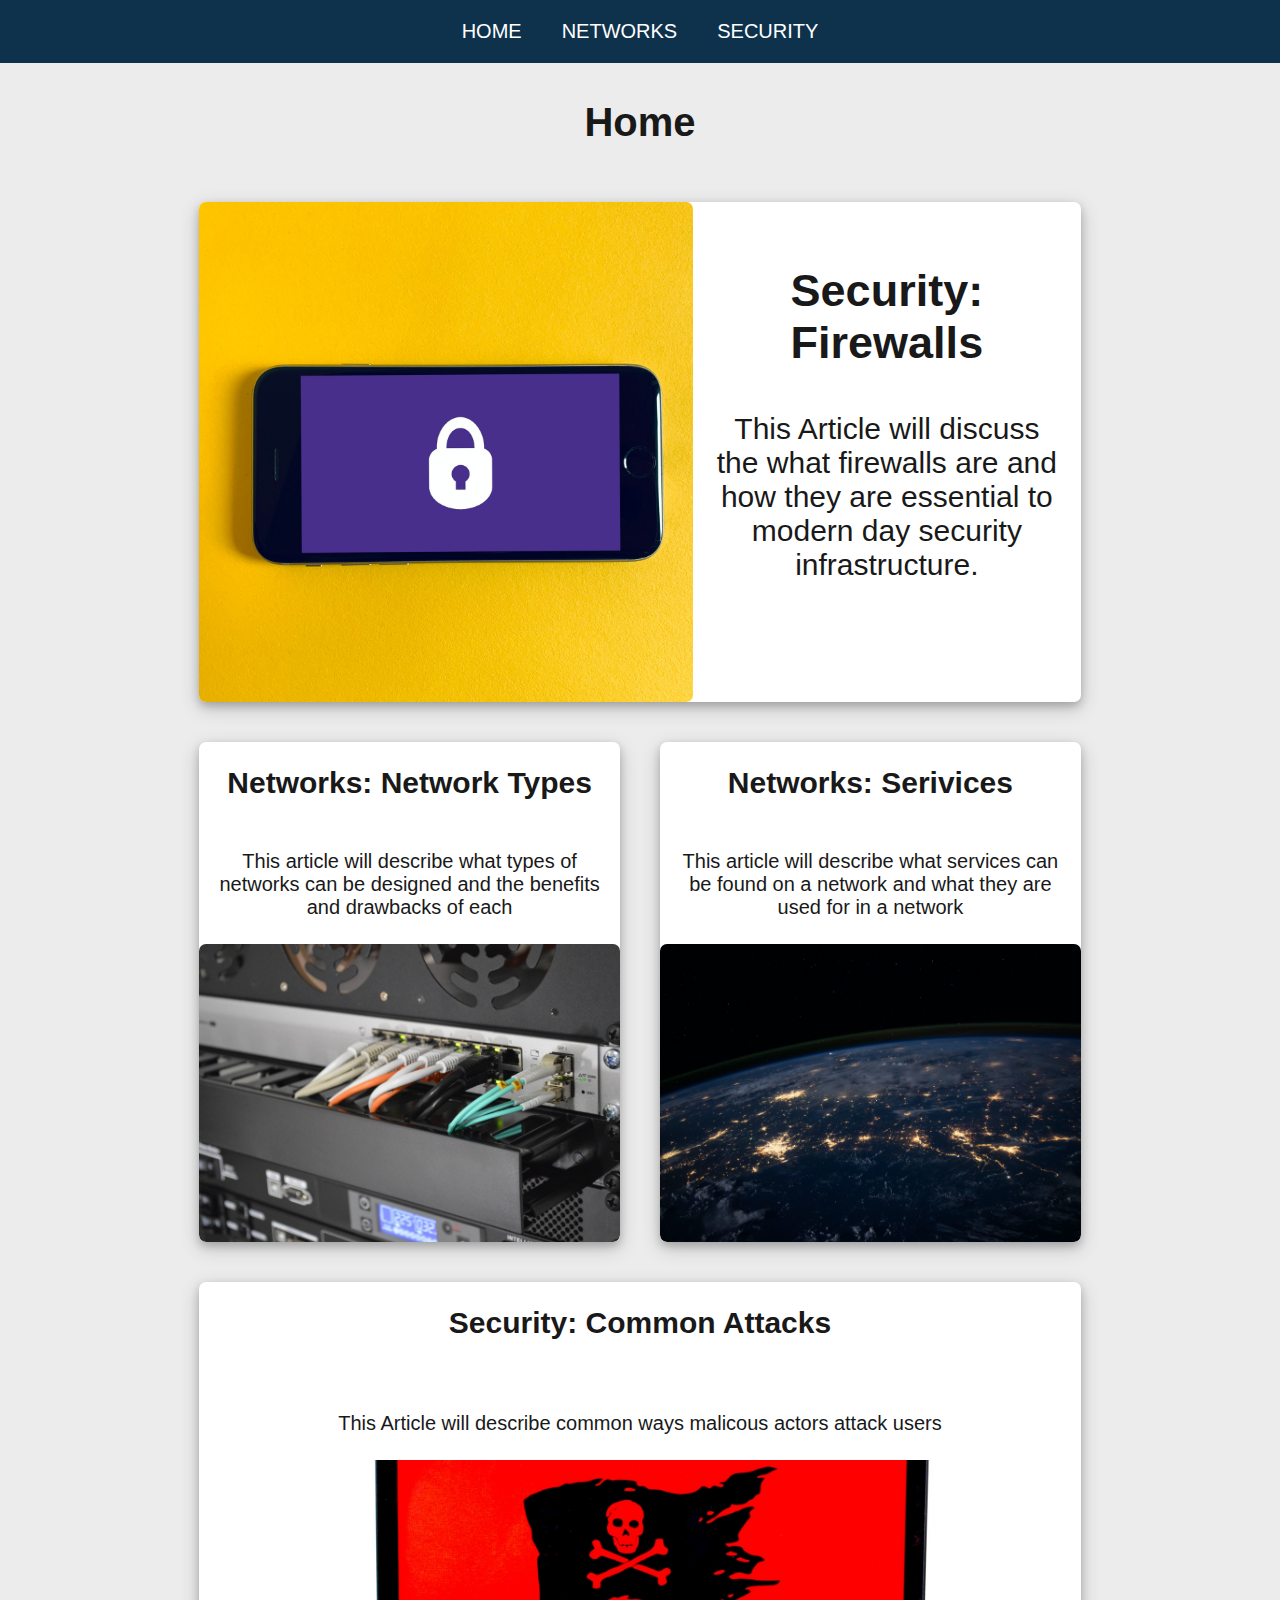
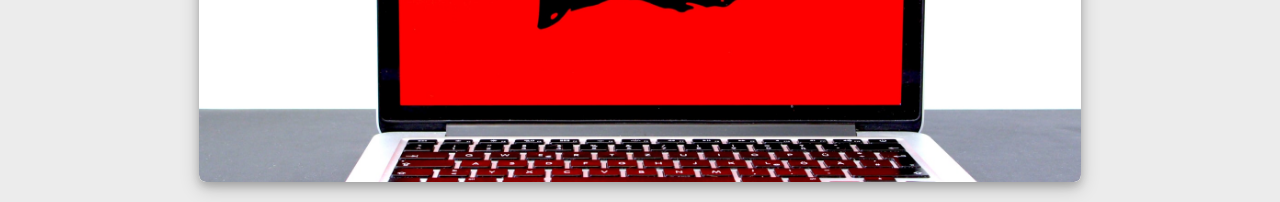
<file: index.html>
<!DOCTYPE html>
<html lang="en">
<head>
    <meta charset="UTF-8">
    <meta name="viewport" content="width=device-width, initial-scale=1.0">
    <link rel="stylesheet" href="style.css">
    <title>Network and Security Quizzes</title>
    <!-- <script src="./scripts/main.js"> fetch_json()</script> -->
</head>   
<body>
    
    <header class = "banner">
       
        <nav>
            <div>
                <ul class = "site_links">
                    <li><a href="index.html">Home</a></li>
                    <li><a href="network_category.html">Networks</a></li>
                    <li><a href="security_category.html">Security</a></li>
                </ul>  
            </div>  
        </nav>
        
    </header>

    <h1 class = "page_title">Home</h1>
    
    <div class="Site_Inner"> 
        <div class="article_containers" >
            <a href="security_firewalls.html" class="primary_article">
                
                <div class="primary_content_image_content">
                </div>
                <div class="primary_content">
                        <header class="primary_content_header">
                            <h2 class="primary_content_title">Security: Firewalls</h2>
                        </header>
                        <section class="primary_content_brief">
                            <p>This Article will discuss the what firewalls are and how they are essential to modern day 
                                security infrastructure.
                            </p>
                        </section> 
                </div>
                
            </a>

            <a href="networks_type.html" class = "secondary_left">
                
                <div class = "secondary_left_content">
                    <header class="secondary_left_content_header">
                        <h2 class="secondary_left_content_title">Networks: Network Types</h2>
                    </header>
                    <section class="secondary_left_content_brief">
                        <p>This article will describe what types of networks can be designed and the 
                            benefits and drawbacks of each
                        </p>
                    </section>
                </div>
                <div class = "secondary_left_image"></div>
                
            </a>
            <a href="network_services.html" class = "secondary_left">
                
                <div class = "secondary_left_content">
                    <header class="secondary_left_content_header">
                        <h2 class="secondary_left_content_title">Networks: Serivices</h2>
                    </header>
                    <section class="secondary_left_content_brief">
                        <p>This article will describe what services can be found on a network and what they are 
                            used for in a network
                        </p>
                    </section>
                </div>
                <div class = "secondary_middle_image"></div>
            
            </a>
            <a href = "security_common_attacks.html" class ="secondary_left">
                
                <div class = "secondary_left_content">
                    <header class="secondary_left_content_header">
                        <h2 class="secondary_left_content_title">Security: Common Attacks</h2>
                    </header>
                    <section class="secondary_left_content_brief">
                        <p>This Article will describe common ways malicous actors attack users
                        </p>
                    </section>
                </div>
                <div class = "secondary_right_image"></div>
                
            </a>
    </div>
</body>
</html>
<!--https://stephenpark2000.github.io/WebTech/index.html-->
</file>
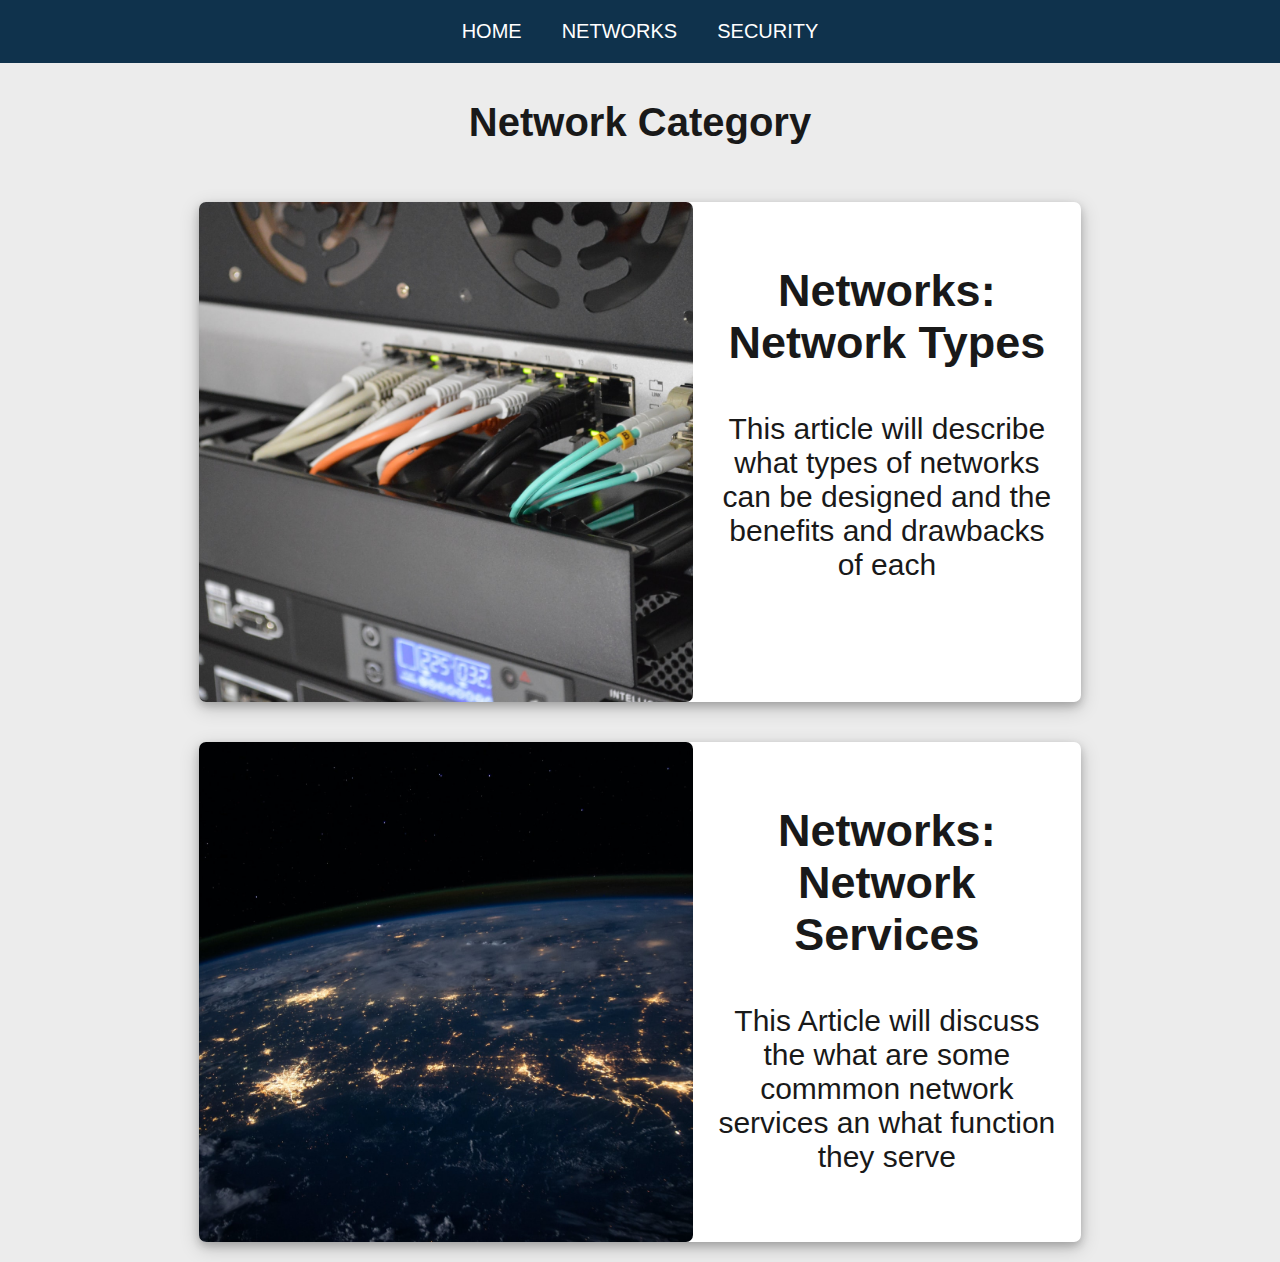
<file: network_category.html>
<!DOCTYPE html>
<html lang="en">
<head>
    <meta charset="UTF-8">
    <meta name="viewport" content="width=device-width, initial-scale=1.0">
    <link rel="stylesheet" href="style.css">

    <title>Network Topics</title>    
</head>    
<body>
    <header class = "banner">
        <nav>
            <div>
                <ul class = "site_links">
                    <li><a href="index.html">Home</a></li>
                    <li><a href="network_category.html">Networks</a></li>
                    <li><a href="security_category.html">Security</a></li>
                </ul>  
            </div>  
        </nav>
    </header>
    <h1 class = "page_title">Network Category</h1>


    <div class="Site_Inner"> 
        <div class="article_containers">
            <a href ="networks_type.html" class ="primary_article">
                
                <div class="category_network_services_image">
                </div>
                <div class="primary_content">
                        <header class="primary_content_header">
                            <h2 class="primary_content_title">Networks: Network Types </h2>
                        </header>
                        <section class="primary_content_brief">
                            <p>This article will describe what types of networks can be designed and the 
                                benefits and drawbacks of each
                            </p>
                        </section>
                </div> 
            </a>

            <a href ="network_services.html" class ="primary_article">
                <div class="category_dns_image">
                </div>
                <div class="primary_content">
                        <header class="primary_content_header">
                            <h2 class="primary_content_title">Networks: Network Services </h2>
                        </header>
                        <section class="primary_content_brief">
                            <p>This Article will discuss the what are some commmon network services
                                an what function they serve
                            </p>
                        </section>
                </div> 
            </a>
        </div>
    </div>
</body>
</html>
<!--https://stephenpark2000.github.io/WebTech/-->
</file>
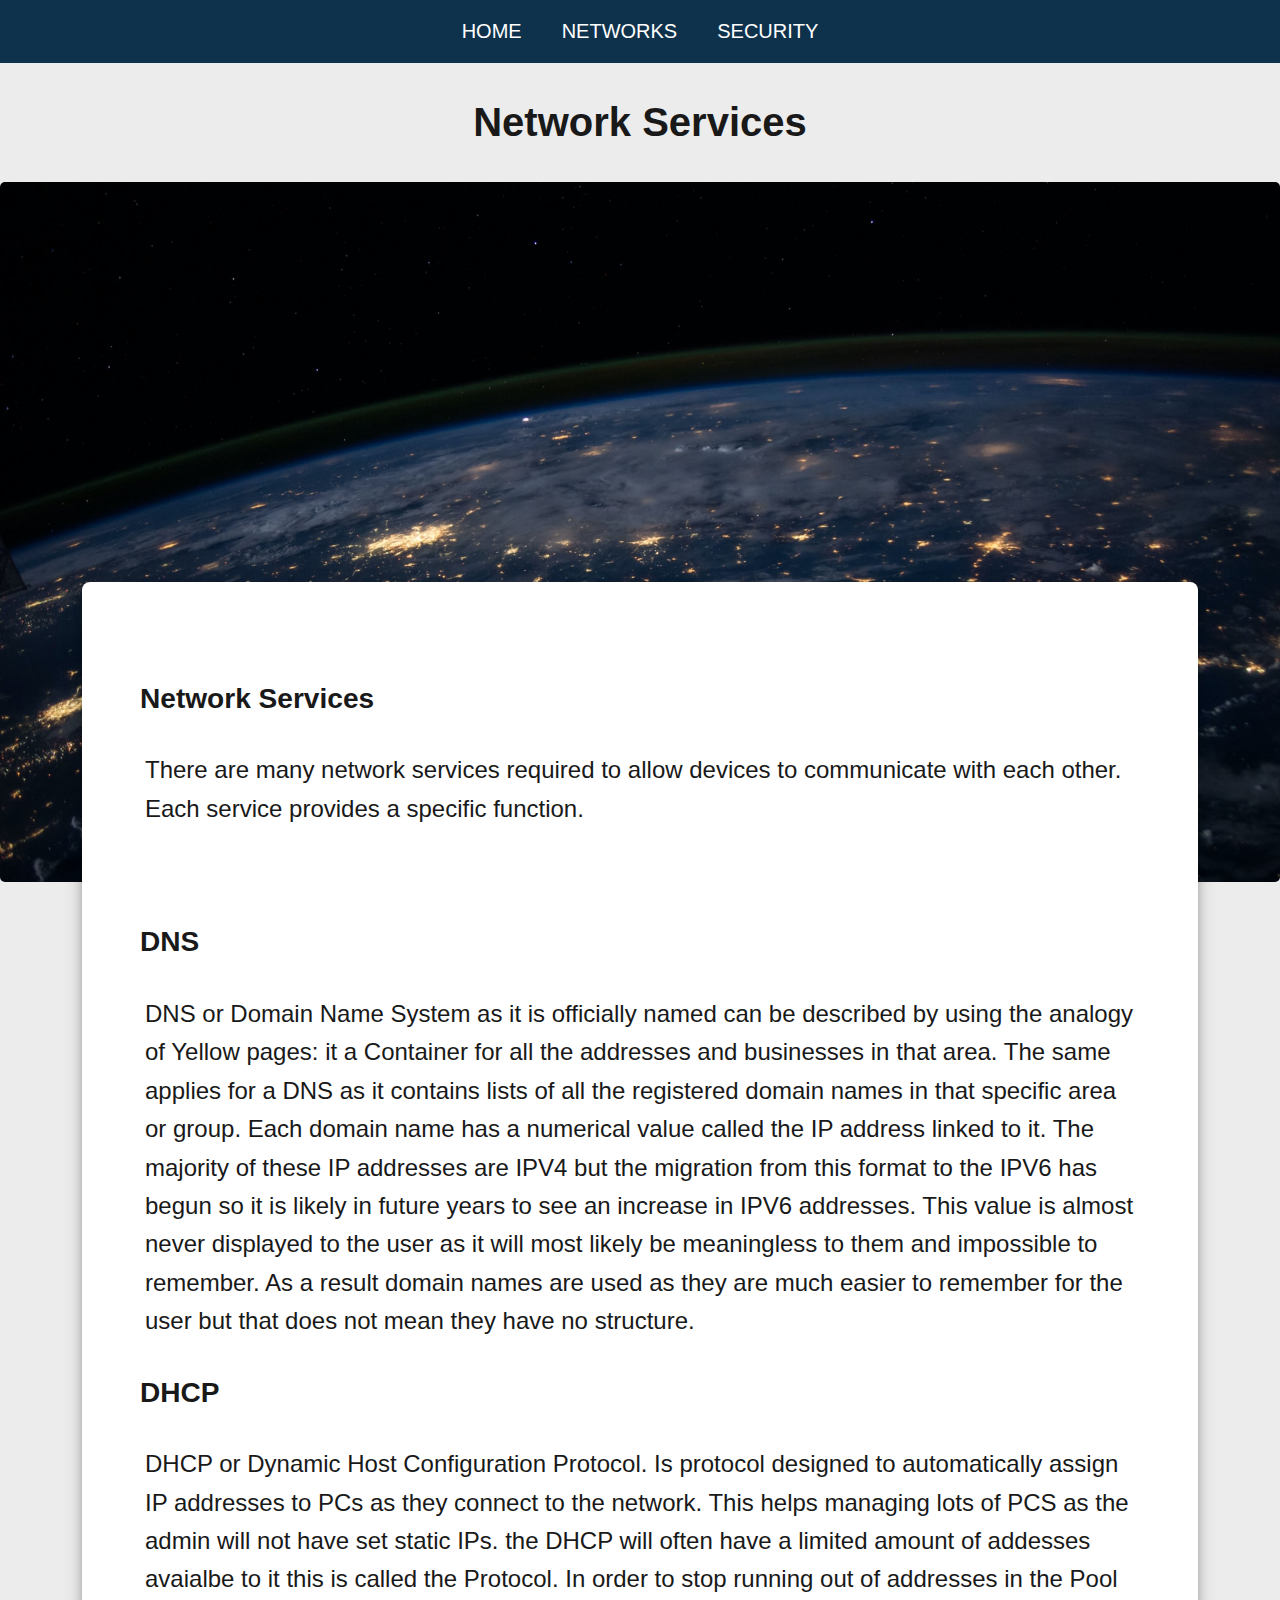
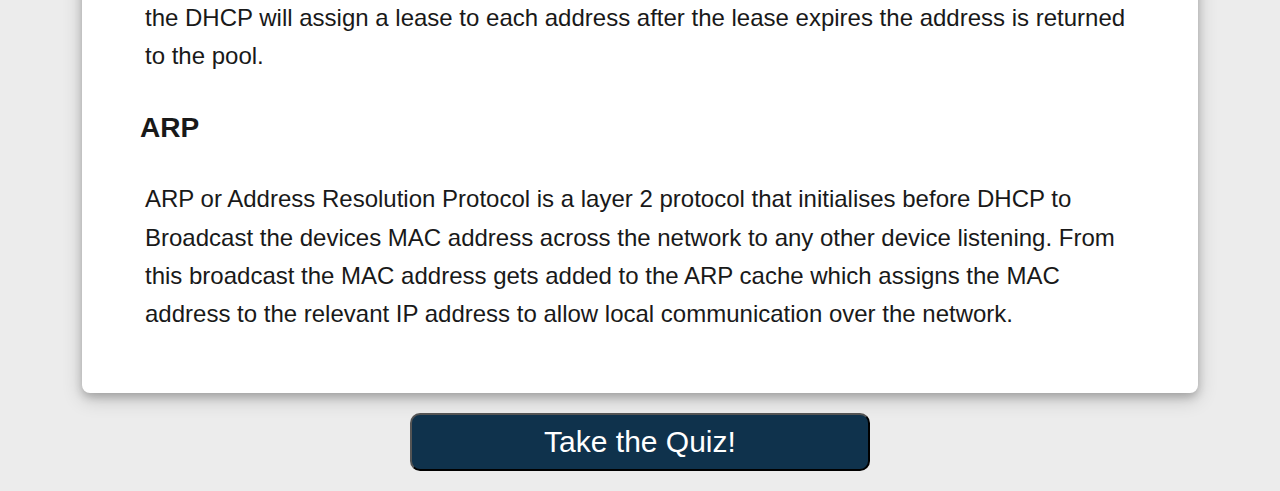
<file: network_services.html>
<!DOCTYPE html>
<html lang="en">
<head>
    <meta charset="UTF-8">
    <meta name="viewport" content="width=device-width, initial-scale=1.0">
    <link rel="stylesheet" href="style.css">
    <title>Network Services</title>    
</head>    
<body>
    <header class = "banner">
        <nav>
            <div>
                <ul class = "site_links">
                    <li><a href="index.html">Home</a></li>
                    <li><a href="network_category.html">Networks</a></li>
                    <li><a href="security_category.html">Security</a></li>
                </ul>  
            </div>  
        </nav>
    </header>
    <h1 class = "page_title">Network Services</h1>
    <figure class = "background_image" style="background-image: url(./images/DNS.jpg);"></figure>
    <div class = "Site_Inner"> 
        <section class = "main_content">
            <h3>Network Services</h3>
            <p>There are many network services required to allow devices to communicate with each other. Each 
                service provides a specific function.
            </p>
            <br>
            <h3>DNS</h3>
            <p>
                DNS or Domain Name System as it is officially named can be described by using the analogy of Yellow pages: 
                it a Container for all the addresses and businesses in that area. The same applies for a DNS as it contains 
                lists of all the registered domain names in that specific area or group. Each domain name has a numerical value 
                called the IP address linked to it. The majority of these IP addresses are IPV4 but the migration from this 
                format to the IPV6 has begun so it is likely in future years to see an increase in IPV6 addresses. This value 
                is almost never displayed to the user as it will most likely be meaningless to them and impossible to remember. 
                As a result domain names are used as they are much easier to remember for the user but that 
                does not mean they have no structure. 
            </p>
            <h3>
                DHCP
            </h3>
            <p>
                DHCP or Dynamic Host Configuration Protocol. Is protocol designed to automatically assign IP addresses
                to PCs as they connect to the network. This helps managing lots of PCS as the admin will not have
                set static IPs. the DHCP will often have a limited amount of addesses avaialbe to it this is called the Protocol.
                In order to stop running out of addresses in the Pool the DHCP will assign a lease to each address
                after the lease expires the address is returned to the pool.
            </p>
            <h3>
                ARP
            </h3>
            <p>
                ARP or Address Resolution Protocol is a layer 2 protocol that initialises before DHCP to Broadcast
                the devices MAC address across the network to any other device listening. From this broadcast the MAC
                address gets added to the ARP cache which assigns the MAC address to the relevant IP address
                to allow local communication over the network.
            </p>

        </section>
        <button id = "network_services_quiz_bttn" class = "open_quiz_bttn">
            Take the Quiz!
            
        </button>
    </div>
    <script>
        const network_services_bttn = document.getElementById("network_services_quiz_bttn");
        network_services_bttn.addEventListener("click", quiz_selection);

        //adds quiz id to session storage, redirects to quiz.html
        function quiz_selection(evt){
            var id = evt.target.id
            if (id = network_services_bttn){
                sessionStorage.setItem("quiz_id", "network_services");
                console.log(sessionStorage.getItem("quiz_id"))
                location.href="quiz.html";
            }
            else {
                window.alert("There has been an error please come back later") 
            }
        }
    </script>
</body>
</html>
<!--https://stephenpark2000.github.io/WebTech/-->
</file>
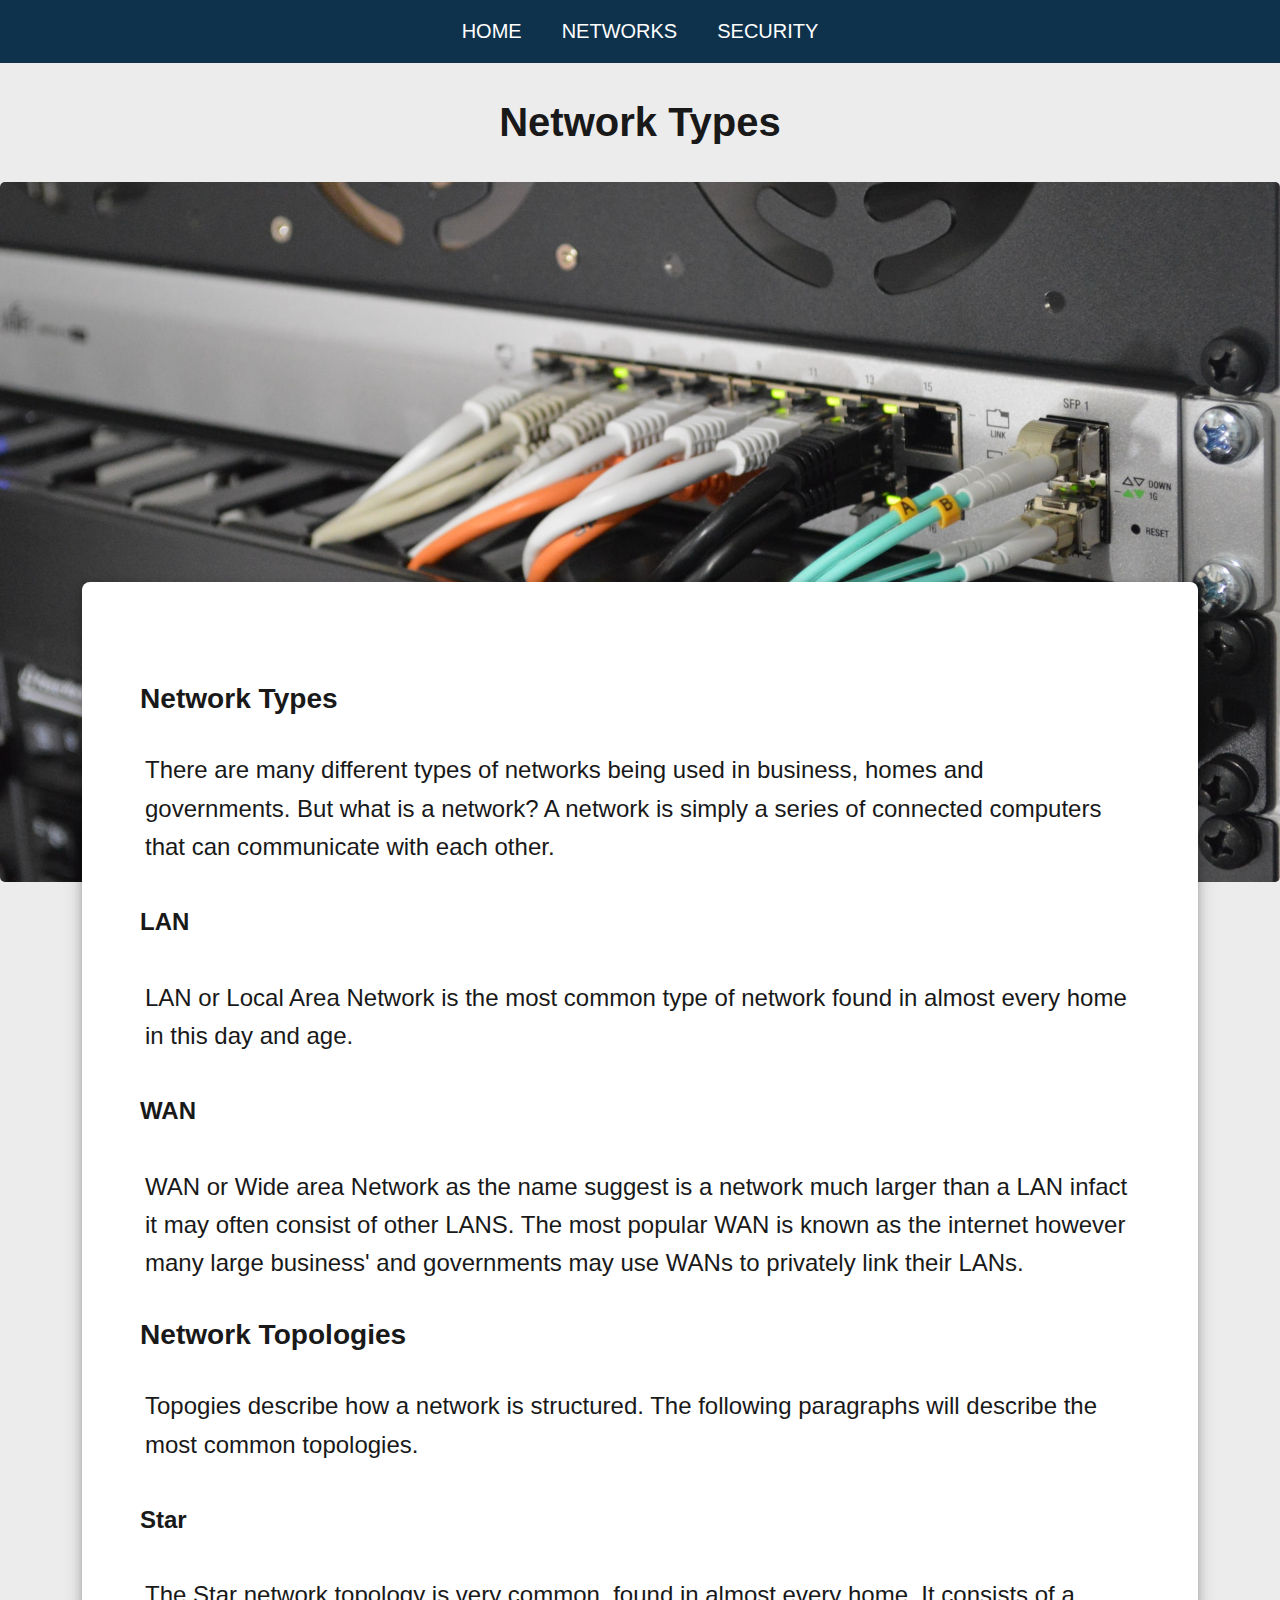
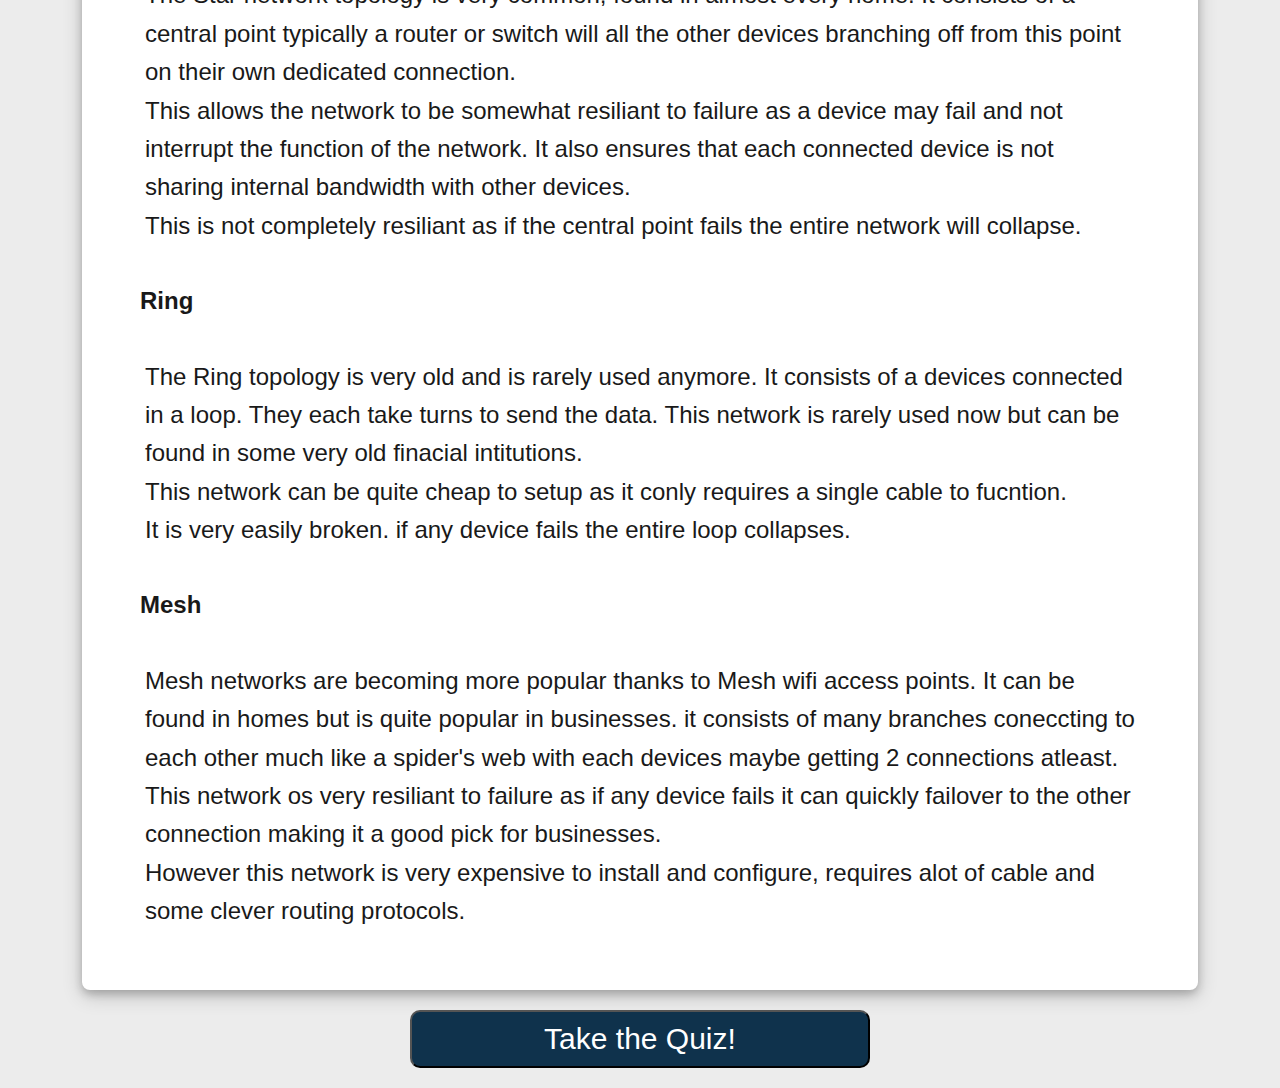
<file: networks_type.html>
<!DOCTYPE html>
<html lang="en">
<head>
    <meta charset="UTF-8">
    <meta name="viewport" content="width=device-width, initial-scale=1.0">
    <link rel="stylesheet" href="style.css">
    <title>Network Types</title>    
</head>    
<body>
    <header class = "banner">
        <nav>
            <div>
                <ul class = "site_links">
                    <li><a href="index.html">Home</a></li>
                    <li><a href="network_category.html">Networks</a></li>
                    <li><a href="security_category.html">Security</a></li>
                </ul>  
            </div>  
        </nav>
    </header>
    <h1 class = "page_title">Network Types</h1>
    <figure class = "background_image" style="background-image: url(./images/NetworkTypes.jpg);"></figure>
    <div class = "Site_Inner"> 
        <section class = "main_content">
            <h3>Network Types</h3>
            <p>
                There are many different types of networks being used in business, homes and governments. But what
                is a network? A network is simply a series of connected computers that can communicate with each other.
            </p>
            <h4>LAN</h4>
            <p>
                LAN or Local Area Network is the most common type of network found in almost every home in this 
                day and age.
            </p>
            <h4>WAN</h4>
            <p>
                WAN or Wide area Network as the name suggest is a network much larger than a LAN infact it may often
                consist of other LANS. The most popular WAN is known as the internet however many large business'
                and governments may use WANs to privately link their LANs.
            </p>
            <h3>
                Network Topologies
            </h3>
            <p>
                Topogies describe how a network is structured. The following paragraphs will describe the most common
                topologies.
            </p>
            <h4>
                Star
            </h4>
            <p>
                The Star network topology is very common, found in almost every home. It consists of a central point 
                typically a router or switch will all the other devices branching off from this point on their own
                dedicated connection.
                <br>
                This allows the network to be somewhat resiliant to failure as a device may fail
                and not interrupt the function of the network. It also ensures that each connected device is
                not sharing internal bandwidth with other devices.
                <br>
                This is not completely resiliant as if the central point fails the entire network will collapse.
            </p>
            <h4>
                Ring
            </h4>
            <p>
                The Ring topology is very old and is rarely used anymore. It consists of a devices
                connected in a loop. They each take turns to send the data. This network is rarely used
                now but can be found in some very old finacial intitutions.
                <br>
                This network can be quite cheap to setup as it conly requires a single cable to fucntion.
                <br>
                It is very easily broken. if any device fails the entire loop collapses.
            </p>
            <h4>
                Mesh
            </h4>
            <p>
                Mesh networks are becoming more popular thanks to Mesh wifi access points. It can be found in homes
                but is quite popular in businesses. it consists of many branches coneccting to each other much like
                a spider's web with each devices maybe getting 2 connections atleast.
                <br>
                This network os very resiliant to failure as if any device fails it can quickly failover
                to the other connection making it a good pick for businesses.
                <br>
                However this network is very expensive to install and configure, requires alot of cable and some 
                clever routing protocols.
            </p>
        </section>
        <button id = "network_types_quiz_button" class = "open_quiz_bttn">
            Take the Quiz!
            
        </button>
    </div>
    <script>
        const network_services_bttn = document.getElementById("network_types_quiz_button");
        network_services_bttn.addEventListener("click", quiz_selection);

        //adds quiz id to session storage, redirects to quiz.html
        async   function quiz_selection(evt){
                var id = evt.target.id
                if (id = network_services_bttn){
                    await sessionStorage.setItem("quiz_id", "network_types");
                    console.log(sessionStorage.getItem("quiz_id"))
                    location.href="quiz.html";
                }
                else {
                    window.alert("There has been an error please come back later") 
                }
        }
    </script>
</body>
</html>
<!--https://stephenpark2000.github.io/WebTech/-->
</file>
<file: style.css>
body {
    background-color: rgb(236, 236, 236);
    margin:0px;
    font-family: "Roboto", sans-serif;
    color:  rgb(25, 25, 25)
}
p {
    padding: 5px;
}
a{
    text-decoration: none;
    color: inherit
}

.banner{
    position: -webkit-sticky;
	position: sticky;
	top: 0;
    z-index: 10;
}
.page_title{
    display: flex;
    justify-content: center;
    font-size: 40px;
    text-align: center;
    padding: 10px 0 10px 0;
}
.site_links{
    display: flex;
    list-style-type: none;
    margin: 0;
    justify-content: center;
    padding: 0;
    overflow: hidden;
    background-color: #0f324c;
    
  }
  

/* adapted from https://www.w3schools.com/css/css_navbar.asp */
li a {
    display: block;
    color: white;
    text-align: center;
    padding: 20px 20px;
    text-decoration: none;
    transition: all .15s ease-in-out;
    font-size: 20px;
    text-transform: uppercase;
}

li a:hover {
    background-color: rgb(0, 108, 138);
}
.nav_centered{
    position: absolute;
    float: none;
    left: 50%;
    top: 50%;
    transform: translate(-50%, -50%);
    
}

  
.Site_Inner{
    display: flex;
    justify-content: center;
    margin: 0 5%;
    padding: 0;
    flex-direction: column;
}
.article_containers {
    display: flex;
    flex-wrap: wrap;
    justify-content: center;
    vertical-align: baseline;
    padding-left: 10%;
    padding-right: 10%;
}

.article_containers >a:hover{
    transform: scale(1.02);   
}

.primary_article {
    display: flex;
    flex: 1 1 100%;
    flex-grow: 3;
    transition: transform .3s;
    background-color: rgb(255, 255, 255);
    text-align: center;
    width: 30%;
    min-width: 300px;
    margin: 20px;
    text-align: center;
    font-size: 20px;
    vertical-align: baseline;
    min-height: 500px;
    border-radius: 7px;
    word-wrap: break-word;
    box-shadow: 0 4px 8px 0 rgba(0, 0, 0, 0.2), 0 6px 20px 0 rgba(0, 0, 0, 0.19);
}

.primary_content{
    flex: 1;
    text-align: center;
    max-width: 40%;
    padding: 2%;
    margin-top: 1%;
    margin-bottom: 1%;
    font-size: 30px;
}
.primary_content_image_content {
    flex: 1;
    max-width: 60%;
    background-image: url("./images/Firewall.jpg");
    background-size: cover;
    background-position: center;
    border-radius: 7px;
}

.secondary_left{
    display: flex;
    flex: 1 1 300px;
    flex-direction: column;
    overflow: hidden;
    transition: transform .3s;
    background-color: rgb(255, 255, 255);
    text-align: center;
    width: 30%;
    min-width: 300px;
    margin: 20px;
    text-align: center;
    font-size: 20px;
    vertical-align: baseline;
    min-height: 500px;
    border-radius: 7px;
    word-wrap: break-word;
    box-shadow: 0 4px 8px 0 rgba(0, 0, 0, 0.2), 0 6px 20px 0 rgba(0, 0, 0, 0.19);
}

.secondary_left_content{
    flex-grow: 1;
    display: flex;
    flex-direction: column;
    justify-content: space-between;
}
.secondary_left_content_brief{
    padding: 0px 15px 0px 15px;
}
.secondary_left_image{
    flex-grow: 1;
    background-image: url("./images/NetworkTypes.jpg");
    background-size: cover;
    background-position: center;
    width: auto;
    height: 60%;
    border-radius: 7px;
}

.secondary_middle_image{
    flex-grow: 1;
    background-image: url("./images/DNS.jpg");
    background-size: cover;
    background-position: center;
    width: auto;
    height: 60%;
    border-radius: 7px;
}


.secondary_right_image{
    flex-grow: 1;
    background-image: url("./images/malware.jpg");
    background-size: cover;
    background-position: center;
    width: auto;
    height: 60%;
    border-radius: 7px;
}

.category_dns_image{
    flex: 1;
    max-width: 60%;
    background-image: url("./images/DNS.jpg");
    background-size: cover;
    background-position: center;
    border-radius: 7px;
}
.category_network_services_image{
    flex: 1;
    max-width: 60%;
    background-image: url("./images/NetworkTypes.jpg");
    background-size: cover;
    background-position: center;
    border-radius: 7px;
}
.category_firewall_image{
    flex: 1;
    max-width: 60%;
    background-image: url("./images/Firewall.jpg");
    background-size: cover;
    background-position: center;
    border-radius: 7px;
}
.category_common_attacks_image{
    flex: 1;
    max-width: 60%;
    background-image: url("./images/malware.jpg");
    background-size: cover;
    background-position: center;
    border-radius: 7px;
}
.background_image {
    z-index: -1;
    margin: 0;
    min-height: 300px;
    height: 700px;
    background-size: cover;
    background-repeat: no-repeat;
    background-position: center;
    border-radius: 5px;
    
    
  }
  .main_content {
    flex-basis: auto;
    align-self: center;
    padding: 70px 5% 30px;
    min-height: 230px;
    font-size: 24px;
    line-height: 1.6em;
    background: #fff;
    margin-top: -300px;
    max-width: 1000px;
    border-radius: 8px;
    box-shadow: 0 4px 8px 0 rgba(0, 0, 0, 0.2), 0 6px 20px 0 rgba(0, 0, 0, 0.19);
    
  }

.quiz_Inner{
    display: flex;
    flex-wrap: wrap;
    justify-content: center;
    vertical-align: baseline;
    padding-left: 10%;
    padding-right: 10%;
    flex-direction: column;
    flex: 1;
    align-items: center;
}

.quiz_containter{
    display: flex;
    flex-direction: column;
    flex: 1;
    margin-top: 25px;
    margin-bottom: 25px;
    width: 50%;
    background-color: #fff;
    padding: 20px;
    border-radius: 10px;
}
/*Design code for the answer blocks was inspired by this example by Matt Windle on codepen:
https://codepen.io/MattWindle/pen/perZRG */
.answer_box{
    background: #0f324c;
    padding:20px;
    border-radius:10px;
    color:#fff;
    display:flex;
    align-items:center;
    justify-content:center;
    font-size:30px;
    transition: transform .3s;
}
.answer_box:hover{
    transform: scale(1.03);
    background-color: rgb(0, 108, 138);
}
.quiz_footer{
    display:flex;
    justify-content: center;
    align-items: center;
}

.next_button{
    background-color: #0f324c;
    color:#fff;
    border-radius:10px;
    font-size:30px;
    transition: transform .3s;
    padding: 10px;

}
.next_button:hover{
    transform: scale(1.03);
    background-color: rgb(0, 108, 138);
}
.question_title{
   background-color: #fff;
   border-radius: 5px;
   font-size: 20px;
   padding: 10px;
}

.hidden{
    visibility:hidden; 
    display:none;
}
.open_quiz_bttn{
    background-color: #0f324c;
    color:#fff;
    border-radius:10px;
    font-size:30px;
    transition: transform .3s;
    padding: 10px;
    margin-left: 30%;
    margin-right: 30%;
    margin-top: 20px;
    margin-bottom: 20px;
}
.open_quiz_bttn:hover{
    transform: scale(1.03);
    background-color: rgb(0, 108, 138)
}
@media screen and (max-width: 800px) {
    .open_quiz_bttn{
        font-size: 20px;
    }
    .background_image{
        height: 400px;
        
    }
    .main_content{
        font-size: 1rem;;
        margin-top: -200px;
        max-width: 75%;
        left: 15%
    }
    .quiz_Inner{
        padding-left: 5%;
        padding-right: 5%;
    }
    .quiz_containter{
        font-size: 15px;
        max-width: auto;
    }
    .primary_article{
        display: flex;
        flex: 1 1 300px;
        flex-direction: column;
        overflow: hidden;
        transition: transform .3s;
        background-color: rgb(255, 255, 255);
        text-align: center;
        width: 30%;
        min-width: 300px;
        margin: 20px;
        text-align: center;
        font-size: 20px;
        vertical-align: baseline;
        min-height: 500px;
        border-radius: 7px;
        word-wrap: break-word;
        box-shadow: 0 4px 8px 0 rgba(0, 0, 0, 0.2), 0 6px 20px 0 rgba(0, 0, 0, 0.19);
    }
    .primary_content_image_content{
        order: 1;
        flex: 1;
        max-width: 100%;
        background-image: url("./images/Firewall.jpg");
        background-size: cover;
        background-position: center;
        border-radius: 7px;
    }
    .primary_content{

        flex: 1;
        text-align: center;
        max-width: 100%;
        padding: 2%;
        margin-top: 1%;
        margin-bottom: 1%;
        font-size: 22px;
    }
    .category_dns_image {
        order: 1;
        flex: 1;
        max-width: 100%;
        background-image: url("./images/DNS.jpg");
        background-size: cover;
        background-position: center;
        border-radius: 7px;
      }
    .category_network_services_image{
        order: 1;
        flex: 1;
        max-width: 100%;
        background-image: url("./images/NetworkTypes.jpg");
        background-size: cover;
        background-position: center;
        border-radius: 7px;
    }
    .category_common_attacks_image{
        order: 1;
        flex: 1;
        max-width: 100%;
        background-image: url("./images/malware.jpg");
        background-size: cover;
        background-position: center;
        border-radius: 7px;
    }
    .category_firewall_image{
        order: 1;
        flex: 1;
        max-width: 100%;
        background-image: url("./images/Firewall.jpg");
        background-size: cover;
        background-position: center;
        border-radius: 7px;
    }
    li a{
        display: block;
        color: white;
        text-align: center;
        padding: 20px 20px;
        text-decoration: none;
        transition: all .15s ease-in-out;
        font-size: 16px;
        text-transform: uppercase;
    }
    .page_title{
        display: flex;
    justify-content: center;
    font-size: 40px;
    text-align: center;
    padding: 10px 0 10px 0;
    }
    .question_title {
        /* position: relative; */
        /* padding: 1% 1%; */
        /* font-family: Georgia,serif; */
        font-size: 1.6rem;
        line-height: 1.2em;
        background: #fff;
        /* margin-top: 20px; */
        /* max-width: 50%; */
        /* left: 24%; */
        /* right: 10%; */
        border-radius: 8px;
        box-shadow: 0 4px 8px 0 rgba(0, 0, 0, 0.2), 0 6px 20px 0 rgba(0, 0, 0, 0.19);
        text-align: center;
    }
}
</file>
